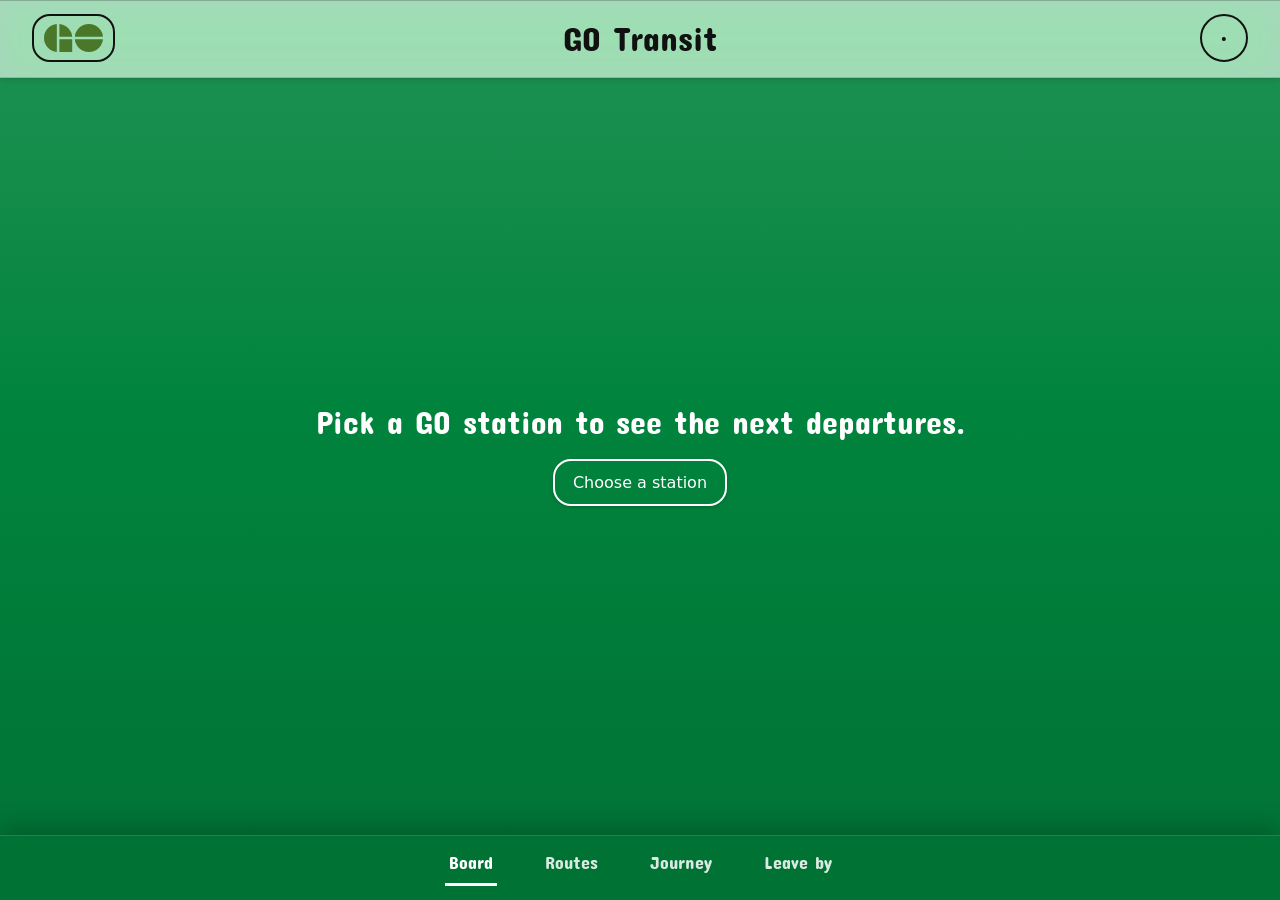
<file: index.html>
<!doctype html>
<html lang="en">
<head>
<meta charset="utf-8">
<meta name="viewport" content="width=device-width, initial-scale=1, viewport-fit=cover">
<meta name="theme-color" content="#0059B3">
<meta name="apple-mobile-web-app-capable" content="yes">
<meta name="apple-mobile-web-app-status-bar-style" content="black-translucent">
<meta name="description" content="Next GO, TTC subway, bus and streetcar departures, and when to leave to catch them.">
<title>Wayfare</title>
<link rel="icon" type="image/svg+xml" href="assets/wayfare.svg">
<link rel="preconnect" href="https://fonts.googleapis.com">
<link rel="preconnect" href="https://fonts.gstatic.com" crossorigin>
<link rel="stylesheet" href="https://fonts.googleapis.com/css2?family=Concert+One&display=swap">
<link rel="stylesheet" href="css/app.css">
</head>
<body>
<div id="screen">
  <header>
    <button id="agencyBtn" class="mark-btn" type="button" aria-haspopup="dialog"><span id="mark" class="mark">GO</span></button>
    <button id="titleBtn" class="title" type="button"><span id="lineName">Wayfare</span></button>
    <button id="dirBtn" class="dir" type="button" aria-label="Direction"><span id="dirLetter">·</span></button>
  </header>
  <main id="view"></main>
  <nav aria-label="Views">
    <button type="button" data-view="board">Board</button>
    <button type="button" data-view="surface">Routes</button>
    <button type="button" data-view="journey">Journey</button>
    <button type="button" data-view="leave">Leave by</button>
  </nav>
</div>
<dialog id="menu" aria-label="Menu"><div class="sheet" id="menuBody"></div></dialog>
<dialog id="picker" aria-label="Choose"><div class="sheet" id="pickerBody"></div></dialog>
<noscript><p style="padding:1rem;font-family:sans-serif">Wayfare needs JavaScript to show live departures.</p></noscript>
<script type="module" src="js/main.js"></script>
</body>
</html>
</file>
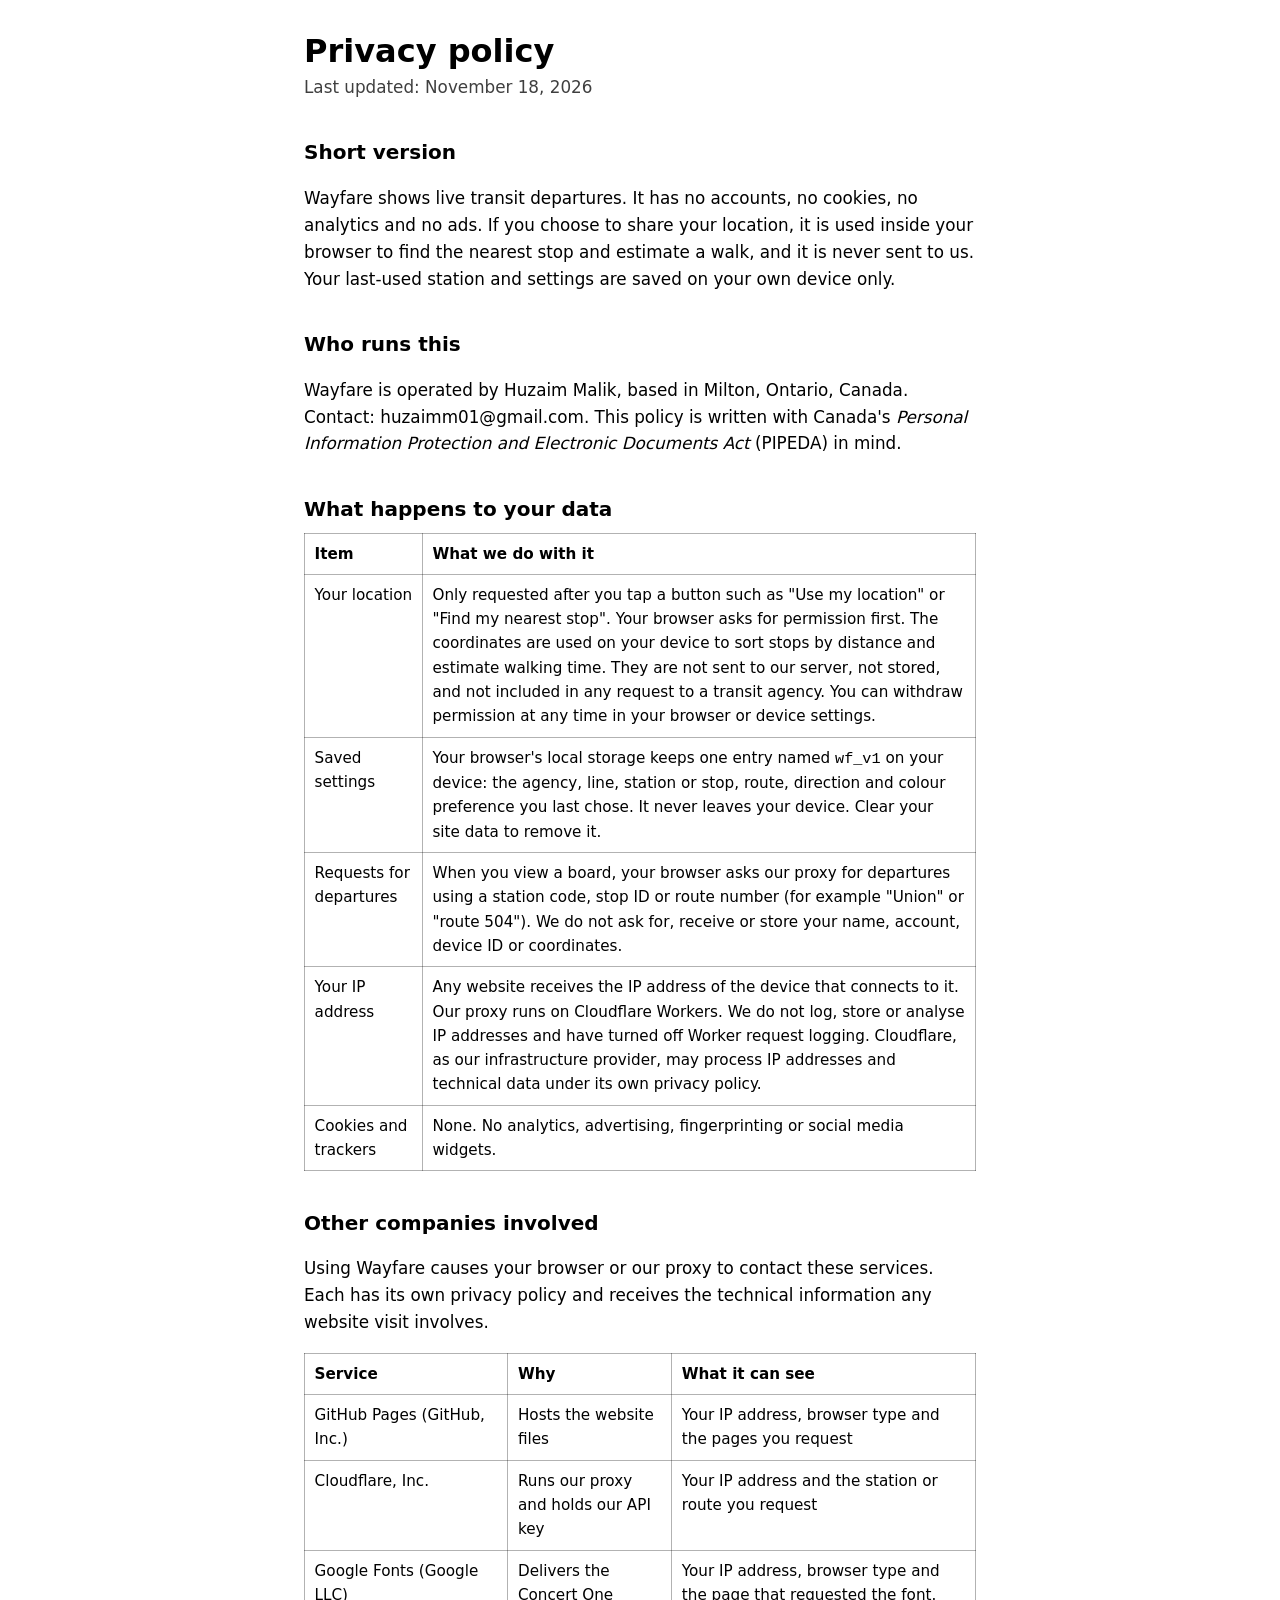
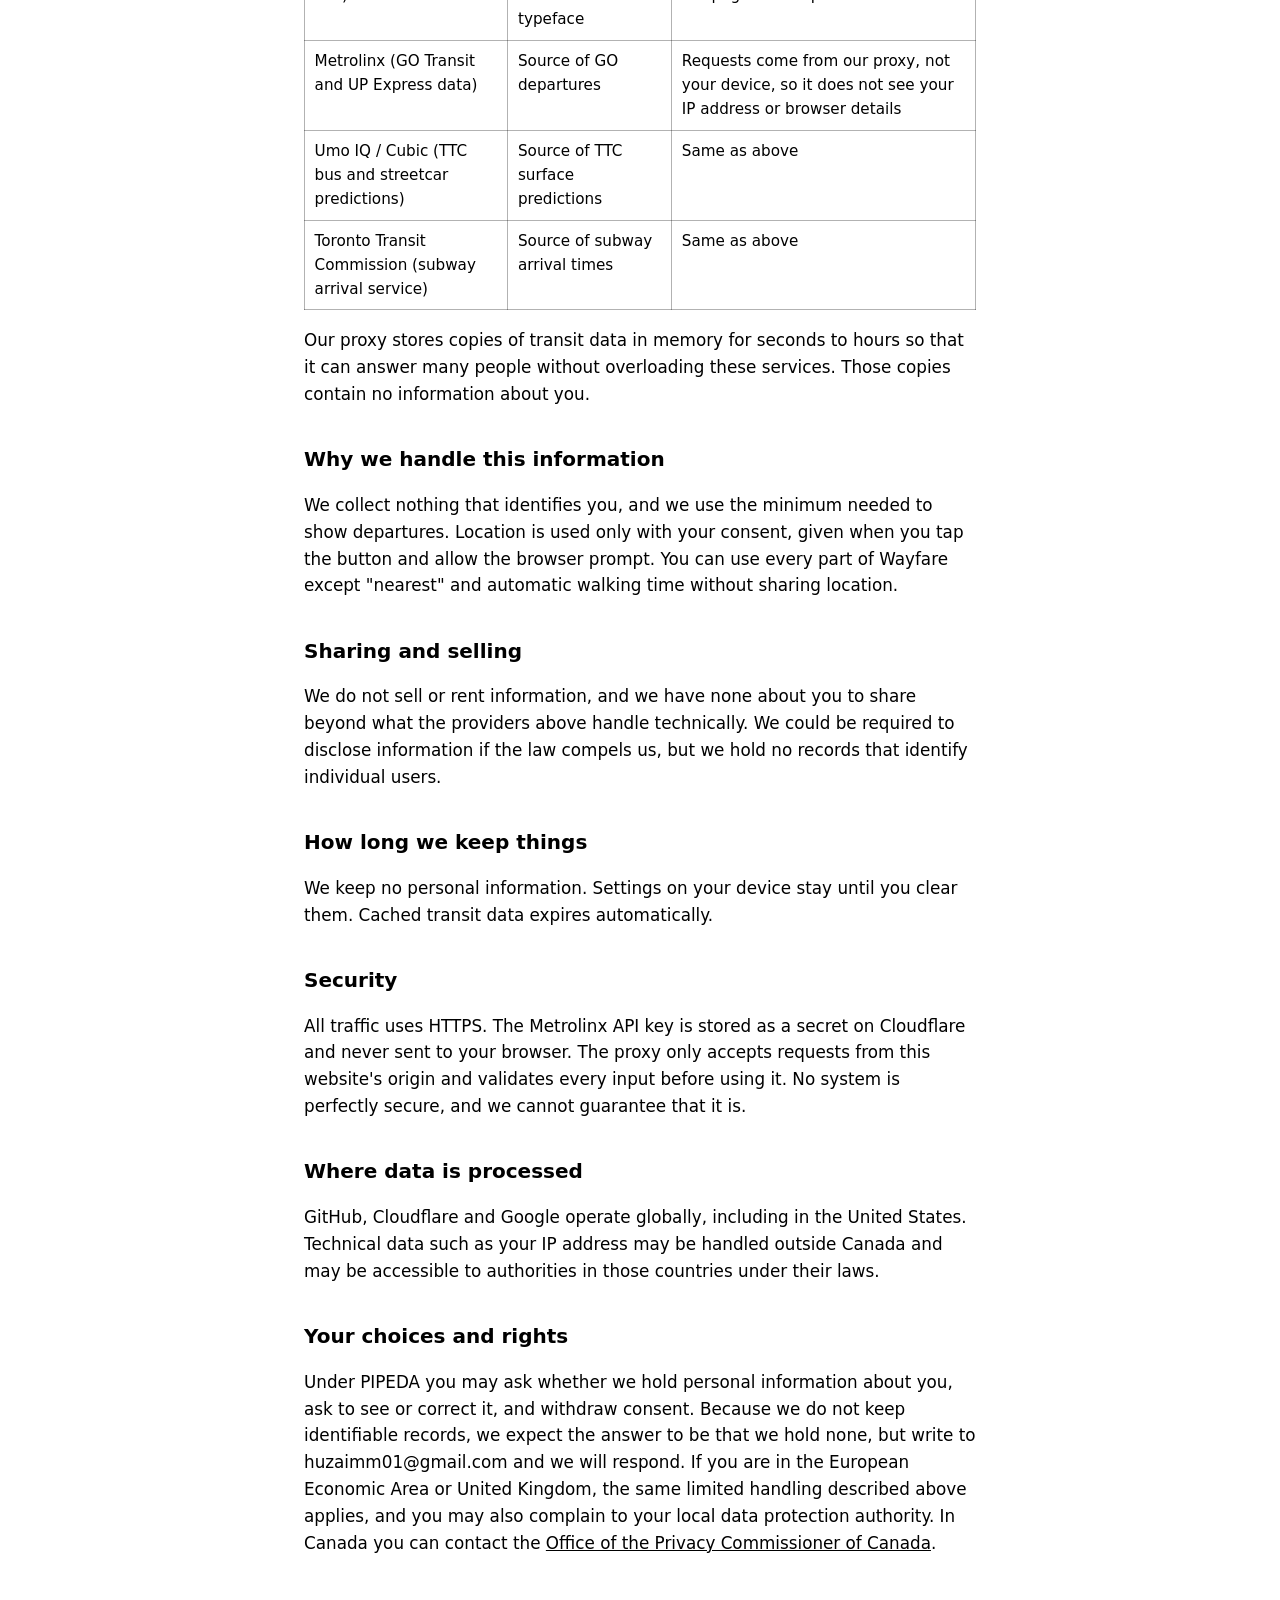
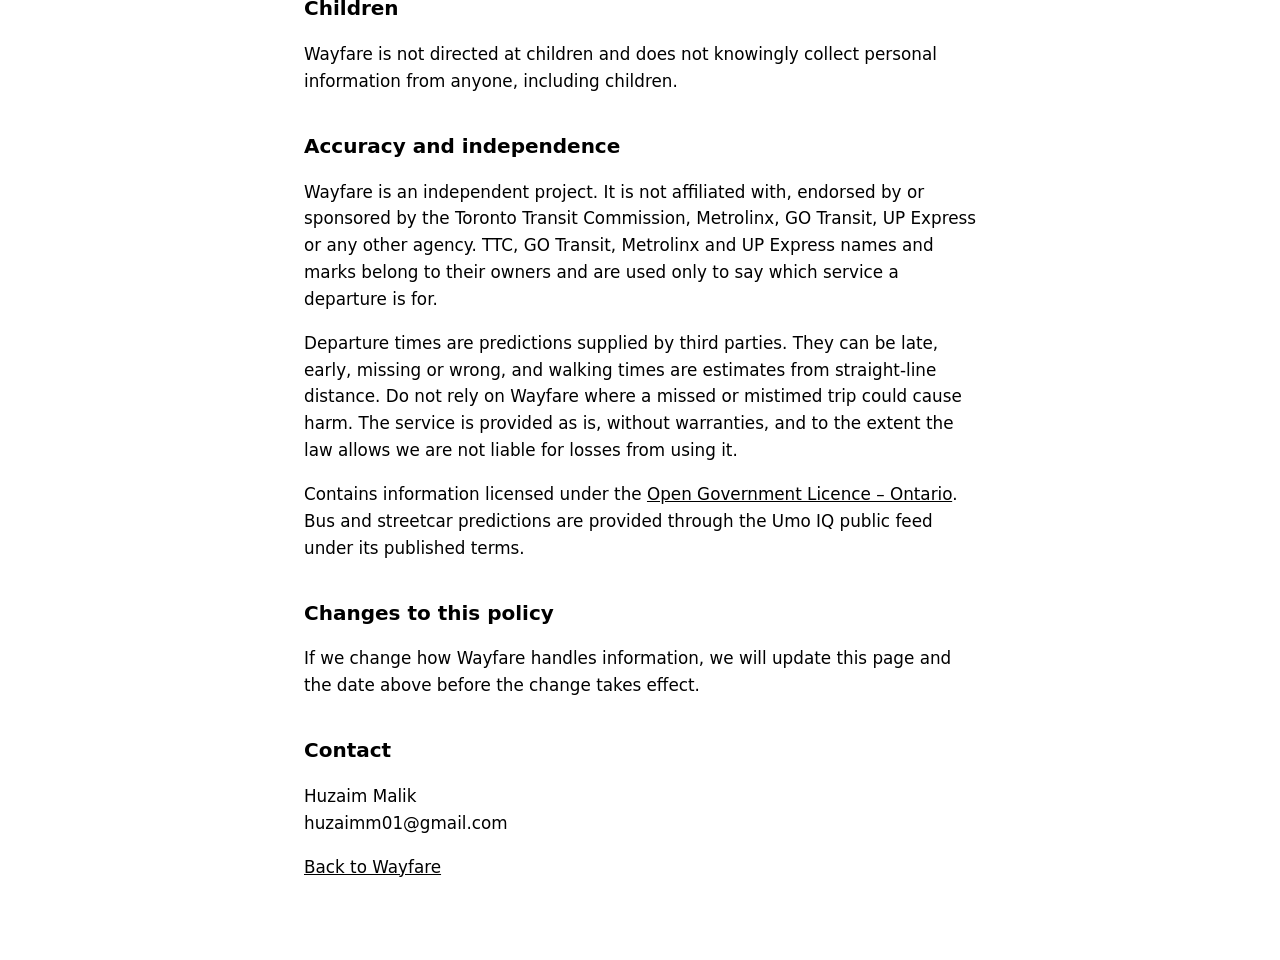
<file: privacy.html>
<!doctype html>
<html lang="en">
<head>
<meta charset="utf-8">
<meta name="viewport" content="width=device-width, initial-scale=1">
<title>Privacy policy | Wayfare</title>
<style>
  :root{color-scheme:light dark}
  body{margin:0;font:1.05rem/1.6 system-ui,-apple-system,"Segoe UI",Roboto,sans-serif;background:Canvas;color:CanvasText}
  main{max-width:42rem;margin:0 auto;padding:2rem 1.25rem 4rem}
  h1{font-size:2rem;line-height:1.2;margin:0 0 .25rem}
  h2{font-size:1.25rem;margin:2.2rem 0 .5rem}
  table{border-collapse:collapse;width:100%;font-size:.95rem}
  th,td{border:1px solid color-mix(in srgb,CanvasText 30%,transparent);padding:.5rem .6rem;text-align:left;vertical-align:top}
  a{color:inherit}
  .meta{opacity:.75;margin:0 0 1.5rem}
</style>
</head>
<body>
<main>
<h1>Privacy policy</h1>
<p class="meta">Last updated: November 18, 2026</p>

<h2>Short version</h2>
<p>Wayfare shows live transit departures. It has no accounts, no cookies, no analytics and no ads. If you choose to share your location, it is used inside your browser to find the nearest stop and estimate a walk, and it is never sent to us. Your last-used station and settings are saved on your own device only.</p>

<h2>Who runs this</h2>
<p>Wayfare is operated by Huzaim Malik, based in Milton, Ontario, Canada. Contact: huzaimm01@gmail.com. This policy is written with Canada's <em>Personal Information Protection and Electronic Documents Act</em> (PIPEDA) in mind.</p>

<h2>What happens to your data</h2>
<table>
<thead><tr><th>Item</th><th>What we do with it</th></tr></thead>
<tbody>
<tr><td>Your location</td><td>Only requested after you tap a button such as "Use my location" or "Find my nearest stop". Your browser asks for permission first. The coordinates are used on your device to sort stops by distance and estimate walking time. They are not sent to our server, not stored, and not included in any request to a transit agency. You can withdraw permission at any time in your browser or device settings.</td></tr>
<tr><td>Saved settings</td><td>Your browser's local storage keeps one entry named <code>wf_v1</code> on your device: the agency, line, station or stop, route, direction and colour preference you last chose. It never leaves your device. Clear your site data to remove it.</td></tr>
<tr><td>Requests for departures</td><td>When you view a board, your browser asks our proxy for departures using a station code, stop ID or route number (for example "Union" or "route 504"). We do not ask for, receive or store your name, account, device ID or coordinates.</td></tr>
<tr><td>Your IP address</td><td>Any website receives the IP address of the device that connects to it. Our proxy runs on Cloudflare Workers. We do not log, store or analyse IP addresses and have turned off Worker request logging. Cloudflare, as our infrastructure provider, may process IP addresses and technical data under its own privacy policy.</td></tr>
<tr><td>Cookies and trackers</td><td>None. No analytics, advertising, fingerprinting or social media widgets.</td></tr>
</tbody>
</table>

<h2>Other companies involved</h2>
<p>Using Wayfare causes your browser or our proxy to contact these services. Each has its own privacy policy and receives the technical information any website visit involves.</p>
<table>
<thead><tr><th>Service</th><th>Why</th><th>What it can see</th></tr></thead>
<tbody>
<tr><td>GitHub Pages (GitHub, Inc.)</td><td>Hosts the website files</td><td>Your IP address, browser type and the pages you request</td></tr>
<tr><td>Cloudflare, Inc.</td><td>Runs our proxy and holds our API key</td><td>Your IP address and the station or route you request</td></tr>
<tr><td>Google Fonts (Google LLC)</td><td>Delivers the Concert One typeface</td><td>Your IP address, browser type and the page that requested the font.</td></tr>
<tr><td>Metrolinx (GO Transit and UP Express data)</td><td>Source of GO departures</td><td>Requests come from our proxy, not your device, so it does not see your IP address or browser details</td></tr>
<tr><td>Umo IQ / Cubic (TTC bus and streetcar predictions)</td><td>Source of TTC surface predictions</td><td>Same as above</td></tr>
<tr><td>Toronto Transit Commission (subway arrival service)</td><td>Source of subway arrival times</td><td>Same as above</td></tr>
</tbody>
</table>
<p>Our proxy stores copies of transit data in memory for seconds to hours so that it can answer many people without overloading these services. Those copies contain no information about you.</p>

<h2>Why we handle this information</h2>
<p>We collect nothing that identifies you, and we use the minimum needed to show departures. Location is used only with your consent, given when you tap the button and allow the browser prompt. You can use every part of Wayfare except "nearest" and automatic walking time without sharing location.</p>

<h2>Sharing and selling</h2>
<p>We do not sell or rent information, and we have none about you to share beyond what the providers above handle technically. We could be required to disclose information if the law compels us, but we hold no records that identify individual users.</p>

<h2>How long we keep things</h2>
<p>We keep no personal information. Settings on your device stay until you clear them. Cached transit data expires automatically.</p>

<h2>Security</h2>
<p>All traffic uses HTTPS. The Metrolinx API key is stored as a secret on Cloudflare and never sent to your browser. The proxy only accepts requests from this website's origin and validates every input before using it. No system is perfectly secure, and we cannot guarantee that it is.</p>

<h2>Where data is processed</h2>
<p>GitHub, Cloudflare and Google operate globally, including in the United States. Technical data such as your IP address may be handled outside Canada and may be accessible to authorities in those countries under their laws.</p>

<h2>Your choices and rights</h2>
<p>Under PIPEDA you may ask whether we hold personal information about you, ask to see or correct it, and withdraw consent. Because we do not keep identifiable records, we expect the answer to be that we hold none, but write to huzaimm01@gmail.com and we will respond. If you are in the European Economic Area or United Kingdom, the same limited handling described above applies, and you may also complain to your local data protection authority. In Canada you can contact the <a href="https://www.priv.gc.ca">Office of the Privacy Commissioner of Canada</a>.</p>

<h2>Children</h2>
<p>Wayfare is not directed at children and does not knowingly collect personal information from anyone, including children.</p>

<h2>Accuracy and independence</h2>
<p>Wayfare is an independent project. It is not affiliated with, endorsed by or sponsored by the Toronto Transit Commission, Metrolinx, GO Transit, UP Express or any other agency. TTC, GO Transit, Metrolinx and UP Express names and marks belong to their owners and are used only to say which service a departure is for.</p>
<p>Departure times are predictions supplied by third parties. They can be late, early, missing or wrong, and walking times are estimates from straight-line distance. Do not rely on Wayfare where a missed or mistimed trip could cause harm. The service is provided as is, without warranties, and to the extent the law allows we are not liable for losses from using it.</p>
<p>Contains information licensed under the <a href="https://www.ontario.ca/page/open-government-licence-ontario">Open Government Licence – Ontario</a>. Bus and streetcar predictions are provided through the Umo IQ public feed under its published terms.</p>

<h2>Changes to this policy</h2>
<p>If we change how Wayfare handles information, we will update this page and the date above before the change takes effect.</p>

<h2>Contact</h2>
<p>Huzaim Malik<br>huzaimm01@gmail.com</p>

<p><a href="./">Back to Wayfare</a></p>
</main>
</body>
</html>
</file>
<file: css/app.css>
:root{--bg:#0059B3;--fg:#fff;--dim:#dbe6f5;--accent:#00843D;--bar-bg:rgba(255,255,255,.62);--bar-fg:#111111;--sheet-bg:rgba(255,255,255,.72);--sheet-fg:#111111;--ui:system-ui,-apple-system,"Segoe UI",Roboto,sans-serif;--display:"Concert One",var(--ui);color-scheme:light dark}
@media (prefers-color-scheme:dark){:root{--bar-bg:rgba(28,28,32,.62);--bar-fg:#ffffff;--sheet-bg:rgba(28,28,32,.72);--sheet-fg:#ffffff}}
*,*::before,*::after{box-sizing:border-box}
[hidden]{display:none!important}
html{-webkit-text-size-adjust:100%}
body{margin:0;min-height:100dvh;background:linear-gradient(180deg,color-mix(in srgb,var(--bg) 88%,white 12%) 0%,var(--bg) 45%,color-mix(in srgb,var(--bg) 86%,black 14%) 100%);color:var(--fg);font-family:var(--display);transition:background-color .35s ease,color .35s ease}
button{font:inherit;color:inherit;background:none;border:0;padding:0;cursor:pointer;transition:background-color .3s ease,color .3s ease,border-color .3s ease,opacity .3s ease,transform .15s ease}
button:active{transform:scale(.97)}
a{color:inherit}
:focus-visible{outline:2px solid color-mix(in srgb,currentColor 55%,transparent);outline-offset:2px;border-radius:6px}
@media (pointer:coarse){:focus,:focus-visible{outline:none}}
.sr{position:absolute;width:1px;height:1px;overflow:hidden;clip-path:inset(50%);white-space:nowrap}

#screen{position:relative;height:100dvh;display:flex;flex-direction:column;overflow:hidden;padding:0 env(safe-area-inset-right) 0 env(safe-area-inset-left)}
header{flex:none;display:grid;grid-template-columns:1fr auto 1fr;align-items:center;gap:8px;padding:calc(14px + env(safe-area-inset-top,0px)) clamp(14px,4vw,32px) 14px;background:var(--bar-bg);-webkit-backdrop-filter:blur(20px) saturate(1.8);backdrop-filter:blur(20px) saturate(1.8);border-bottom:1px solid color-mix(in srgb,var(--bar-fg) 16%,transparent);box-shadow:0 1px 8px rgba(0,0,0,.18),inset 0 1px 0 color-mix(in srgb,var(--bar-fg) 22%,transparent);color:var(--bar-fg);transition:background-color .35s ease,border-color .35s ease}
.mark-btn{justify-self:start}
.mark{display:grid;place-items:center;min-width:48px;height:48px;padding:0 10px;border:2px solid currentColor;border-radius:18px;font-size:1.25rem}
.mark img{display:block}
.title{font-size:clamp(1.35rem,4.4vw,2.1rem);line-height:1.1;text-align:center;padding:6px 8px}
.dir{justify-self:end;display:grid;place-items:center;width:48px;height:48px;border:2px solid currentColor;border-radius:50%;font-size:1.5rem}

main{width:100%;max-width:46rem;flex:1;min-height:0;margin:0 auto;padding:16px clamp(14px,4vw,32px) 20px;overflow-x:hidden;overflow-y:auto;display:flex;flex-direction:column;align-items:center}
main.center{justify-content:center}
main.top{align-items:stretch;gap:12px}
.board{display:flex;flex-direction:column;align-items:center;text-align:center}
.radar{position:relative;width:clamp(13rem,62vw,21rem);aspect-ratio:1;display:grid;place-items:center}
.radar::before,.radar::after{content:"";position:absolute;inset:0;border:2px solid currentColor;border-radius:50%;opacity:0;animation:ping 3s cubic-bezier(.2,.6,.3,1) infinite}
.radar::after{animation-delay:1.5s}
@keyframes ping{0%{transform:scale(.55);opacity:.6}100%{transform:scale(1.15);opacity:0}}
@media (prefers-reduced-motion:reduce){.radar::before{animation:none;opacity:.35;transform:scale(.92)}.radar::after{display:none}}
.timebox{line-height:1}
.num{font-size:clamp(4.5rem,24vw,9.5rem)}
.unit{display:block;margin-top:.1em;font-size:clamp(1.1rem,4vw,1.7rem);color:var(--dim)}
.clock{margin:.8rem 0 0;font-size:clamp(1.2rem,4.2vw,1.8rem)}
.next{margin:.45rem 0 0;font-size:clamp(1.05rem,3.6vw,1.5rem);color:var(--dim)}
.where{margin:1.1rem 0 0;font-family:var(--ui);font-size:1rem;color:var(--fg);background:color-mix(in srgb,var(--fg) 8%,transparent);border:1px solid color-mix(in srgb,var(--fg) 20%,transparent);border-radius:999px;padding:9px 16px}
.where::after{content:"›";margin-left:8px;opacity:.7}
.deps{list-style:none;margin:18px 0 0;padding:0;width:100%;max-width:28rem;font-family:var(--ui);text-align:left}
.deps li+li{border-top:1px solid color-mix(in srgb,currentColor 22%,transparent)}
.deps button{display:flex;align-items:baseline;gap:10px;width:100%;padding:13px 4px;text-align:left;font-size:1rem}
.deps button[aria-current=true] .dep-time{text-decoration:underline;text-underline-offset:4px}
.dep-time{font-weight:700}
.dep-dest{flex:1;min-width:0;overflow:hidden;text-overflow:ellipsis;white-space:nowrap;color:var(--dim)}
.dep-mins{font-weight:700;white-space:nowrap}
.deps .chev{color:var(--dim)}
.note{margin:.9rem 0 0;font-family:var(--ui);font-size:.95rem;color:var(--dim);text-align:center}
.note.small,.small{font-size:.85rem}
.empty{text-align:center;display:grid;gap:18px;justify-items:center}
.lead{font-size:clamp(1.4rem,5vw,2rem);margin:0;line-height:1.2}
.lead.left{text-align:left}

nav{flex:none;display:flex;justify-content:center;gap:clamp(14px,6vw,44px);padding:6px 16px calc(14px + env(safe-area-inset-bottom,0px));background:color-mix(in srgb,var(--bg) 86%,black 14%);border-top:1px solid color-mix(in srgb,var(--fg) 12%,transparent);box-shadow:0 -8px 24px rgba(0,0,0,.2);color:var(--fg);transition:background-color .35s ease,border-color .35s ease}
nav button{padding:10px 4px;font-size:1.1rem;color:var(--dim);border-bottom:3px solid transparent;opacity:.85;transition:color .3s ease,border-color .3s ease,opacity .3s ease}
nav button[aria-current=page]{color:var(--fg);border-bottom-color:currentColor;opacity:1}
body.map-nav-seamless nav{background:var(--bg);border-top-color:transparent;box-shadow:none}

.btn{display:inline-block;padding:12px 18px;border:2px solid currentColor;border-radius:18px;font-family:var(--ui);font-size:1rem;text-decoration:none;text-align:center;box-shadow:0 1px 3px rgba(0,0,0,.22)}
.btn.wide{width:100%}
.btn[disabled]{opacity:.6;cursor:default}
.row{display:flex;gap:10px;flex-wrap:wrap}
.field{width:100%;padding:12px 14px;border:2px solid currentColor;border-radius:18px;background:transparent;color:inherit;font:inherit;font-family:var(--ui)}
.field::placeholder{color:var(--dim)}
.field.small{width:6rem}
.lab{display:grid;gap:4px;font-family:var(--ui);font-size:.85rem;color:var(--dim)}
.lab .field{color:var(--fg)}

.list{list-style:none;margin:0;padding:0;font-family:var(--ui)}
.list li+li{border-top:1px solid color-mix(in srgb,currentColor 28%,transparent)}
.list button{display:flex;justify-content:space-between;gap:12px;width:100%;padding:14px 4px;text-align:left;font-size:1.05rem}
.list button[aria-current=true]{font-weight:700;text-decoration:underline;text-underline-offset:4px}
.sub{color:var(--dim);font-size:.9rem}
main .sec{margin:0;font:700 .8rem var(--ui);letter-spacing:.16em;text-transform:uppercase;color:var(--dim)}
.panel{text-align:center;padding:4px 0 8px}
.stopname{margin:0 0 .3rem;font-size:1.3rem}
.leave-head{margin-bottom:4px}
.leave-head .stopname{margin-bottom:2px}
.leave-head .sub{margin:0;font-family:var(--ui)}
.note.left{text-align:left}
.card{background:color-mix(in srgb,var(--fg) 8%,transparent);border:1px solid color-mix(in srgb,var(--fg) 16%,transparent);border-radius:18px;padding:14px;display:grid;gap:12px}
.row.two{display:grid;grid-template-columns:1fr 1fr;gap:12px}
.empty-state{display:grid;gap:10px;justify-items:center;text-align:center;padding:28px 16px}
.empty-state .lead{margin:0;font-size:1.15rem}
.empty-state .sub{margin:0}
.empty-ico{margin:0;font-size:2.2rem;color:var(--dim)}
.big{margin:0;font-size:clamp(3rem,14vw,5rem);line-height:1}
.leaverow{display:flex;flex-direction:column;align-items:flex-start;gap:2px;padding:14px 4px}
.leaverow .sub{white-space:normal}
.when{font-family:var(--display);font-size:clamp(1.5rem,6vw,2.2rem)}
.missed{opacity:.75}
.missed .when{text-decoration:line-through}

dialog{position:fixed;left:0;right:0;bottom:0;top:auto;width:min(100vw,30rem);max-height:88dvh;margin:0 auto;padding:0;border:1px solid color-mix(in srgb,var(--sheet-fg) 16%,transparent);border-bottom:0;border-radius:36px 36px 0 0;background:var(--sheet-bg);-webkit-backdrop-filter:blur(28px) saturate(1.6);backdrop-filter:blur(28px) saturate(1.6);color:var(--sheet-fg);font-family:var(--ui);box-shadow:0 -12px 48px rgba(0,0,0,.5),inset 0 1px 0 color-mix(in srgb,var(--sheet-fg) 25%,transparent)}
@media (min-width:641px) and (hover:hover) and (pointer:fine){dialog{top:0;bottom:0;margin:auto;width:min(30rem,92vw);max-height:80dvh;border-bottom:1px solid color-mix(in srgb,var(--sheet-fg) 16%,transparent);border-radius:36px}}
.drag{position:absolute;top:0;left:0;right:0;height:64px;touch-action:none;cursor:grab;z-index:2}
dialog[open]{animation:sheet-in .45s cubic-bezier(.2,.9,.25,1.08)}
dialog::backdrop{background:rgba(0,0,0,.55);transition:opacity .26s ease}
dialog[open]::backdrop{animation:fade-in .3s ease}
dialog.closing::backdrop{opacity:0}
@keyframes sheet-in{from{transform:translateY(64px);opacity:0}}
@keyframes fade-in{from{opacity:0}}
@media (prefers-reduced-motion:reduce){dialog[open],dialog[open]::backdrop{animation:none}}
.sheet{display:grid;gap:14px;padding:10px 20px calc(20px + env(safe-area-inset-bottom));text-align:center}
.sheet::before{content:"";justify-self:center;width:38px;height:5px;border-radius:99px;background:color-mix(in srgb,var(--sheet-fg) 35%,transparent)}
.sheet h2{margin:.2rem 0 0;font:400 1.6rem var(--display)}
.sheet .sec{margin:0;font:700 .8rem var(--ui);letter-spacing:.16em;text-transform:uppercase;color:var(--sheet-fg);opacity:.85}
.sheet .row{display:grid;grid-template-columns:1fr 1fr}
.sheet .row.center{display:flex;justify-content:center}
.sheet .close-btn{display:none}
@media (hover:hover) and (pointer:fine){.sheet .close-btn{display:inline-block}}
.sheet .row .btn{padding:12px 8px;font-size:.95rem;white-space:nowrap}
.sheet .note,.sheet .sub{color:var(--sheet-fg);opacity:.85}
.sheet .field{color:var(--sheet-fg);border-color:color-mix(in srgb,var(--sheet-fg) 32%,transparent);text-align:left}
.sheet .btn{border-radius:99px;background:color-mix(in srgb,var(--sheet-fg) 10%,transparent);border-color:color-mix(in srgb,var(--sheet-fg) 24%,transparent);box-shadow:0 1px 2px rgba(0,0,0,.25),inset 0 1px 0 color-mix(in srgb,var(--sheet-fg) 12%,transparent)}
.sheet .btn.primary{background:var(--accent);color:var(--fg);border-color:var(--accent)}
.sheet .btn.ghost{opacity:.85}
.sheet .list{text-align:left;overflow-y:auto;max-height:48dvh}
.seg{position:relative;display:flex;padding:3px;border-radius:99px;background:color-mix(in srgb,var(--sheet-fg) 12%,transparent);-webkit-backdrop-filter:blur(12px) saturate(1.4);backdrop-filter:blur(12px) saturate(1.4);box-shadow:inset 0 1px 3px rgba(0,0,0,.25),inset 0 1px 0 color-mix(in srgb,var(--sheet-fg) 18%,transparent)}
.seg-ind{position:absolute;top:3px;bottom:3px;left:3px;width:calc(50% - 3px);border-radius:99px;background:var(--accent);box-shadow:0 2px 8px rgba(0,0,0,.3);transition:transform .35s cubic-bezier(.2,.9,.25,1.2)}
.seg button{position:relative;flex:1;padding:11px 4px;font-family:var(--ui);font-size:1rem;font-weight:600;color:var(--sheet-fg);opacity:.85;transition:color .3s ease,opacity .3s ease}
.seg button[aria-pressed=true]{color:var(--fg);opacity:1}
.switch-row{display:flex;align-items:center;justify-content:center;gap:14px;font-family:var(--ui);font-size:1.05rem}
.switch{flex:none;width:56px;height:32px;border-radius:99px;background:color-mix(in srgb,var(--sheet-fg) 24%,transparent);position:relative;transition:background-color .3s ease;box-shadow:inset 0 1px 3px rgba(0,0,0,.25)}
.switch .knob{position:absolute;top:3px;left:3px;width:26px;height:26px;border-radius:50%;background:var(--sheet-fg);box-shadow:0 2px 6px rgba(0,0,0,.35);transition:transform .38s cubic-bezier(.2,.9,.25,1.35),background-color .3s ease}
.switch[aria-checked=true]{background:var(--accent)}
.switch[aria-checked=true] .knob{transform:translateX(24px);background:var(--fg)}

/* GO map: dark cartography, full-bleed, glass overlays */
main.map-view{max-width:none;padding:0;align-items:stretch}
.map-full{position:relative;flex:1;min-height:0;overflow:hidden}
.map-canvas{display:block;width:100%;height:100%;touch-action:none;cursor:grab}
.map-canvas:active{cursor:grabbing}
.map-track{fill:none;stroke-linecap:round;stroke-linejoin:round;transition:opacity .35s ease}
.map-track-casing{opacity:.28}
.map-stn{cursor:pointer;transition:opacity .35s ease}
.map-node{transform-box:fill-box;transform-origin:center;transition:transform .22s cubic-bezier(.34,1.56,.64,1)}
.map-stn:hover .map-node{transform:scale(1.3)}
.map-label{font-family:var(--ui);font-weight:600;paint-order:stroke fill;stroke-linejoin:round;pointer-events:none}
.map-label.hub{font-weight:800}
.map-radar{transform-box:fill-box;transform-origin:center;animation:map-ping 2s cubic-bezier(.16,1,.3,1) infinite;pointer-events:none}
.map-radar.d2{animation-delay:.8s}
@keyframes map-ping{0%{transform:scale(.7);opacity:.9}70%{transform:scale(2.8);opacity:0}100%{transform:scale(2.8);opacity:0}}
@media (prefers-reduced-motion:reduce){.map-radar{animation:none;opacity:.4}}
.map-top{position:absolute;top:10px;left:10px;right:10px;z-index:3;display:grid;gap:8px;pointer-events:none}
.map-top>*{pointer-events:auto}
.map-search-wrap{position:relative}
.map-search{display:flex;align-items:center;gap:8px;padding:11px 14px;border-radius:16px;background:var(--sheet-bg);-webkit-backdrop-filter:blur(16px) saturate(1.6);backdrop-filter:blur(16px) saturate(1.6);border:1px solid color-mix(in srgb,var(--sheet-fg) 12%,transparent);box-shadow:0 8px 24px rgba(0,0,0,.35);color:var(--sheet-fg);font-family:var(--ui)}
.map-search .mag{opacity:.6;flex:none;font-size:1rem}
.map-search input{flex:1;min-width:0;background:none;border:0;outline:0;font:inherit;color:inherit;padding:0}
.map-search input::placeholder{color:var(--sheet-fg);opacity:.55}
.map-search .clr{flex:none;opacity:.6;padding:2px 6px;font-size:.9rem}
.map-drop{position:absolute;left:0;right:0;top:calc(100% + 6px);z-index:5;max-height:16rem;overflow:auto;border-radius:16px;background:var(--sheet-bg);-webkit-backdrop-filter:blur(16px) saturate(1.6);backdrop-filter:blur(16px) saturate(1.6);color:var(--sheet-fg);box-shadow:0 12px 32px rgba(0,0,0,.45);font-family:var(--ui)}
.map-drop button{display:flex;justify-content:space-between;align-items:center;gap:12px;width:100%;padding:12px 14px;text-align:left;font-size:1rem}
.map-drop button+button{border-top:1px solid color-mix(in srgb,var(--sheet-fg) 12%,transparent)}
.map-drop .codes{display:flex;gap:4px;flex:none}
.map-drop .code{padding:2px 6px;border-radius:6px;color:#fff;font:700 .72rem var(--ui)}
.map-pills{display:flex;gap:6px;overflow-x:auto;padding:2px;scrollbar-width:none}
.map-pills::-webkit-scrollbar{display:none}
.map-pill{flex:none;display:inline-flex;align-items:center;gap:6px;padding:8px 12px;border-radius:99px;background:var(--sheet-bg);-webkit-backdrop-filter:blur(16px) saturate(1.6);backdrop-filter:blur(16px) saturate(1.6);border:1px solid color-mix(in srgb,var(--sheet-fg) 12%,transparent);box-shadow:0 4px 14px rgba(0,0,0,.3);color:var(--sheet-fg);font-family:var(--ui);font-size:.9rem;font-weight:600;white-space:nowrap}
.map-pill .dot{width:9px;height:9px;border-radius:50%;flex:none}
.map-pill[aria-pressed=true]{background:var(--sheet-fg);color:var(--sheet-bg);border-color:transparent}
.map-zoom{position:absolute;left:12px;bottom:12px;z-index:3;display:flex;flex-direction:column;gap:6px}
.map-zoom button,.map-theme{width:44px;height:44px;border-radius:50%;background:var(--sheet-bg);-webkit-backdrop-filter:blur(16px) saturate(1.6);backdrop-filter:blur(16px) saturate(1.6);border:1px solid color-mix(in srgb,var(--sheet-fg) 12%,transparent);color:var(--sheet-fg);font-size:1.35rem;line-height:1;box-shadow:0 4px 14px rgba(0,0,0,.35);display:grid;place-items:center}
.map-theme{position:absolute;right:12px;bottom:12px;z-index:3;font-size:1.1rem}
.map-drawer{position:absolute;left:12px;right:12px;bottom:12px;z-index:4;max-height:72%;overflow-y:auto;border-radius:24px;background:var(--sheet-bg);-webkit-backdrop-filter:blur(24px) saturate(1.6);backdrop-filter:blur(24px) saturate(1.6);border:1px solid color-mix(in srgb,var(--sheet-fg) 12%,transparent);color:var(--sheet-fg);font-family:var(--ui);box-shadow:0 16px 48px rgba(0,0,0,.5);padding:16px 18px calc(16px + env(safe-area-inset-bottom));animation:drawer-in .38s cubic-bezier(.16,1,.3,1)}
@keyframes drawer-in{from{transform:translateY(24px);opacity:0}}
@media (min-width:641px) and (hover:hover) and (pointer:fine){.map-drawer{left:auto;right:16px;top:76px;bottom:16px;width:380px;max-height:none}}
.map-drawer>*+*{margin-top:14px}
.map-drawer h2{margin:.4rem 0 0;font:400 1.5rem var(--display)}
.map-drawer .badge+.badge{margin-left:6px}
.map-drawer .note{color:var(--sheet-fg);opacity:.85}
.map-drawer .credit{position:sticky;bottom:0;margin:14px -18px calc(-16px - env(safe-area-inset-bottom));padding:10px 18px calc(16px + env(safe-area-inset-bottom));background:var(--sheet-bg);border-top:1px solid color-mix(in srgb,var(--sheet-fg) 12%,transparent)}
.map-drawer .sub{color:var(--sheet-fg);opacity:.7}
.map-drawer .sec{margin:0 0 6px;font:700 .75rem var(--ui);letter-spacing:.14em;text-transform:uppercase;opacity:.7}
.map-drawer .badge{display:inline-block;padding:3px 8px;border-radius:8px;background:color-mix(in srgb,var(--sheet-fg) 10%,transparent);font:700 .7rem var(--ui);letter-spacing:.08em;text-transform:uppercase}
.map-drawer .linepills{display:flex;flex-wrap:wrap;gap:6px;margin-top:10px}
.map-drawer .linepill{padding:5px 10px;border-radius:99px;color:#fff;font-size:.85rem;font-weight:700}
.map-drawer .tpills{display:flex;flex-wrap:wrap;gap:6px}
.map-drawer .tpill{padding:5px 10px;border-radius:99px;background:color-mix(in srgb,var(--sheet-fg) 10%,transparent);font-size:.85rem;font-weight:600}
.map-drawer .dep{display:flex;align-items:center;gap:10px;padding:10px 0;border-top:1px solid color-mix(in srgb,var(--sheet-fg) 12%,transparent)}
.map-drawer .dep .code{flex:none;width:34px;height:34px;border-radius:10px;display:grid;place-items:center;color:#fff;font:700 .8rem var(--ui)}
.map-drawer .dep .main{flex:1;min-width:0}
.map-drawer .dep .dest{font-weight:700;white-space:nowrap;overflow:hidden;text-overflow:ellipsis}
.map-drawer .dep .meta{font-size:.8rem;opacity:.7}
.map-drawer .dep .mins{font-weight:700;font-size:1.05rem;white-space:nowrap;text-align:right}
.map-drawer .close{position:absolute;top:10px;right:10px;width:32px;height:32px;border-radius:50%;background:color-mix(in srgb,var(--sheet-fg) 10%,transparent);color:var(--sheet-fg);font-size:.9rem}
.map-drawer .stepper{display:flex;gap:8px;margin-top:14px}
.map-drawer .stepper button{flex:1;padding:10px 8px;border-radius:14px;background:color-mix(in srgb,var(--sheet-fg) 10%,transparent);font-size:.9rem;font-weight:600;overflow:hidden;text-overflow:ellipsis;white-space:nowrap}
.map-drawer .stepper button[disabled]{opacity:.4}
.map-drawer .board-btn{margin-top:14px;width:100%;padding:13px 18px;border-radius:18px;color:#fff;font-family:var(--ui);font-size:1rem;font-weight:700;box-shadow:0 2px 10px rgba(0,0,0,.35)}
</file>
